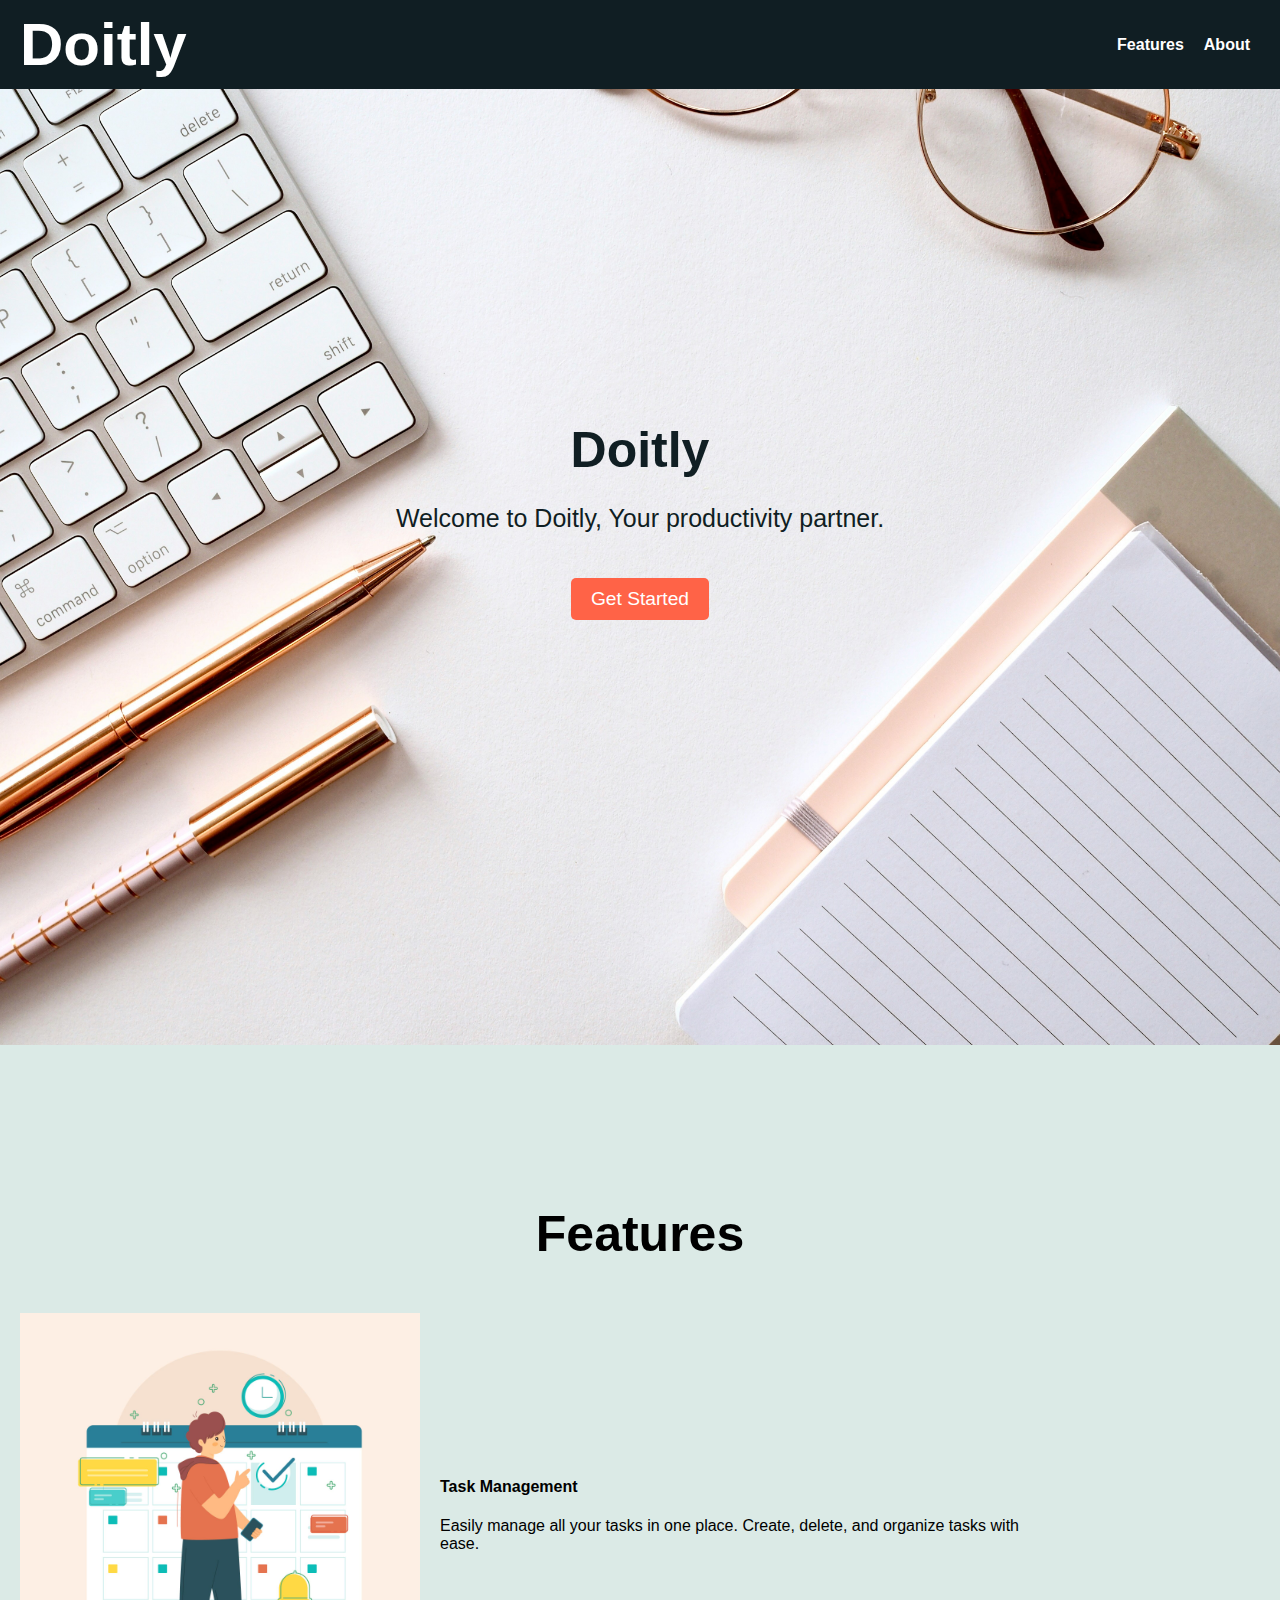
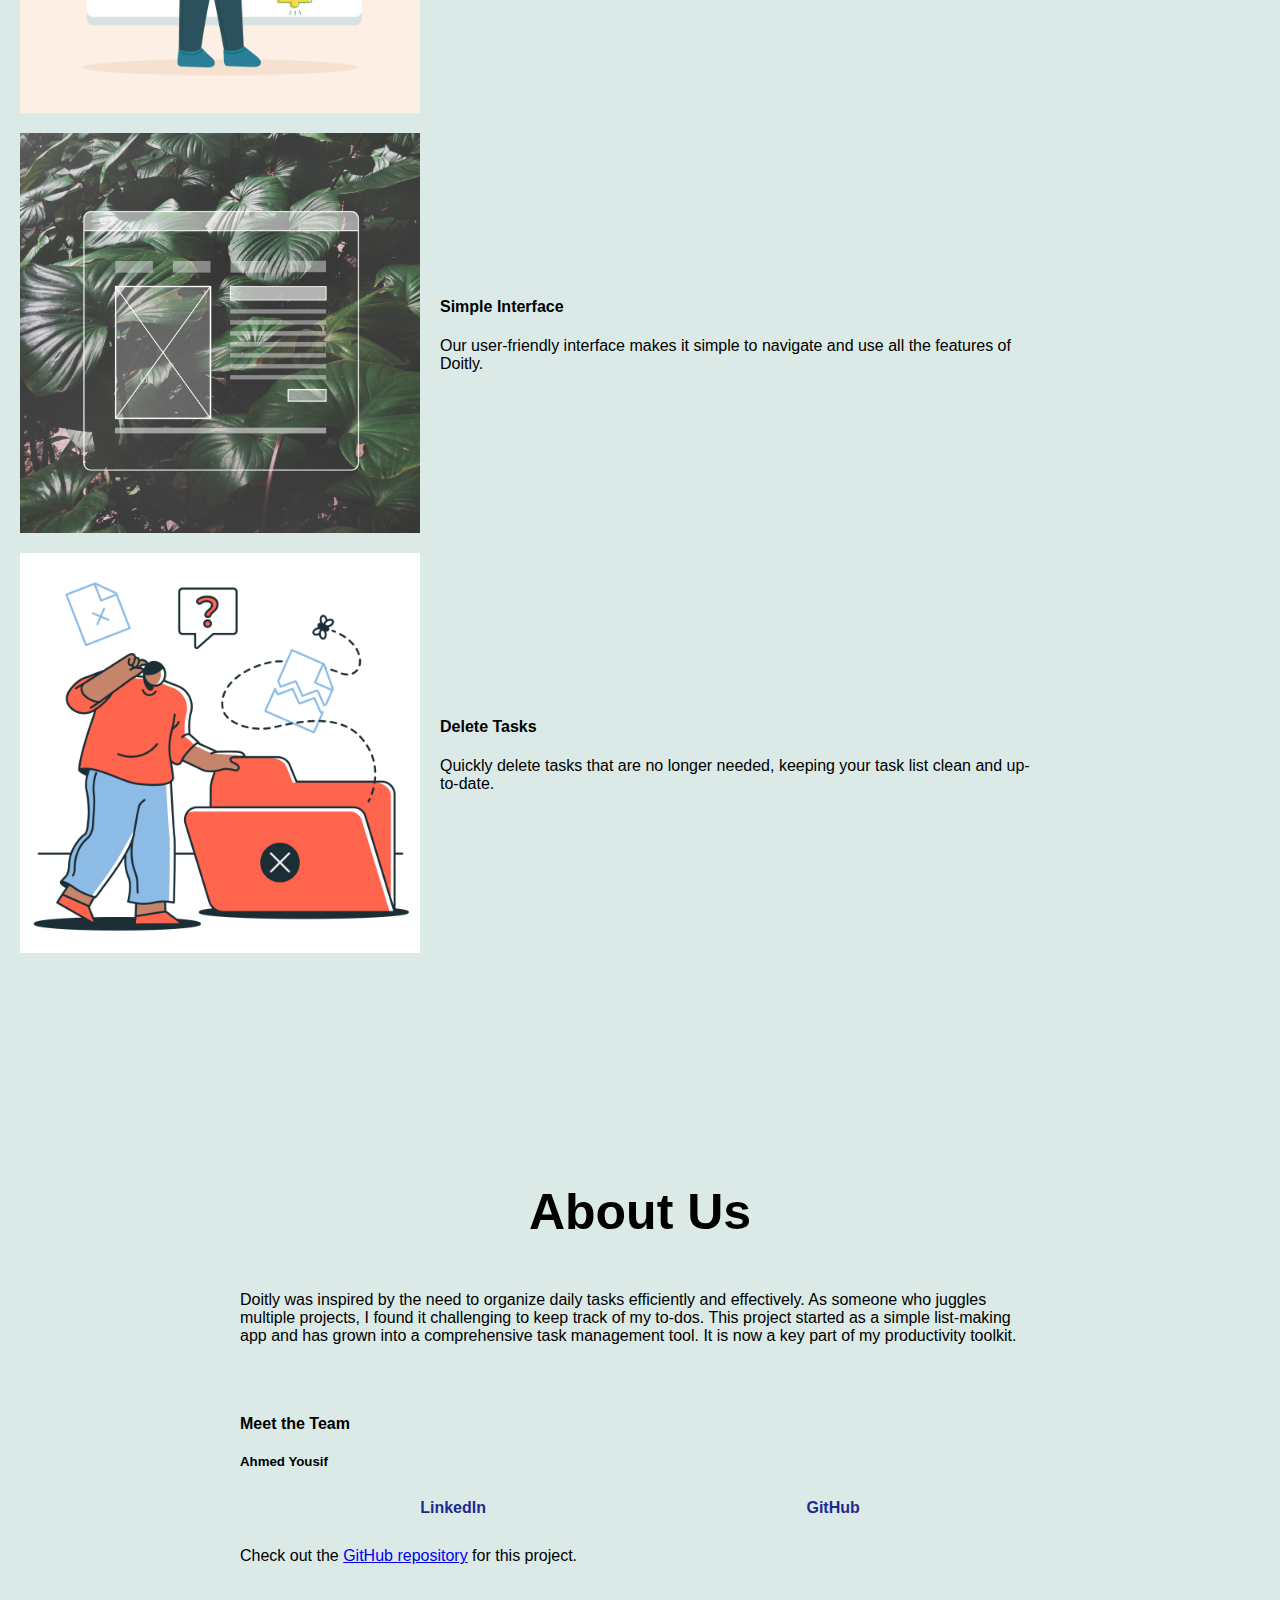
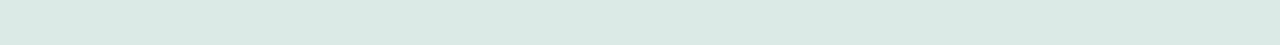
<file: index.html>
<!DOCTYPE html>
<head lang="en">
    <meta charset="UTF-8">
    <meta name="viewport" content="width=device-width, initial-scale=1.0">
    <title>Landing Page</title>
    <link rel="stylesheet" href="./assets/styles/landing.css">
</head>
<body>
    <header>
    <nav>
        <div class="logo">
            <h1>Doitly</h1>
        </div>
        <ul>
            <li><a href="#features">Features</a></li>
            <li><a href="#about">About</a></li>
        </ul>
    </nav>
    </header>
    <section id="hero">
        <div class="hero-content">
            <h2>Doitly</h2>
            <p>Welcome to Doitly, Your productivity partner.</p>
            <a href="./main.html" class="btn">Get Started</a>
        </div>
    </section>
    <section id="features">
        <h3>Features</h3>
        <div class="feature">
            <img id="img-1" src="./assets/pics/tasks management.jpg.jpg" alt="Task Management">
            <div class="feature-text">
                <h4>Task Management</h4>
                <p>Easily manage all your tasks in one place. Create, delete, and organize tasks with ease.</p>
            </div>
        </div>
        <div class="feature">
            <img id="img-2" src="./assets/pics/simple interface.jpg.jpg" alt="Simple Interface">
            <div class="feature-text">
                <h4>Simple Interface</h4>
                <p>Our user-friendly interface makes it simple to navigate and use all the features of Doitly.</p>
            </div>
        </div>
        <div class="feature">
            <img id="img-3" src="./assets/pics/delete tasks.jpg.jpg" alt="Delete Tasks">
            <div class="feature-text">
                <h4>Delete Tasks</h4>
                <p>Quickly delete tasks that are no longer needed, keeping your task list clean and up-to-date.</p>
            </div>
            </div>
    </section>
    <section id="about">
        <h3>About Us</h3>
        <div class="about-content">
            <p>Doitly was inspired by the need to organize daily tasks efficiently and effectively. As someone who juggles multiple projects, I found it challenging to keep track of my to-dos. This project started as a simple list-making app and has grown into a comprehensive task management tool. It is now a key part of my productivity toolkit.</p>
            <div class="team">
                <h4>Meet the Team</h4>
                <div class="team-member">
                    <h5>Ahmed Yousif</h5>
                    <ul>
                        <li><a href="https://www.linkedin.com/in/ahmed-yousif-808001265?trk=contact-info" target="_blank">LinkedIn</a></li>
                        <li><a href="https://github.com/AhmedYousif6" target="_blank">GitHub</a></li>
                    </ul>
                </div>
            </div>
            <p>Check out the <a href="https://github.com/AhmedYousif6/Doitly" target="_blank">GitHub repository</a> for this project.</p>
        </div>
    </section>
    <script src="./assets/scripts/landing.js"></script>
</body>
</file>
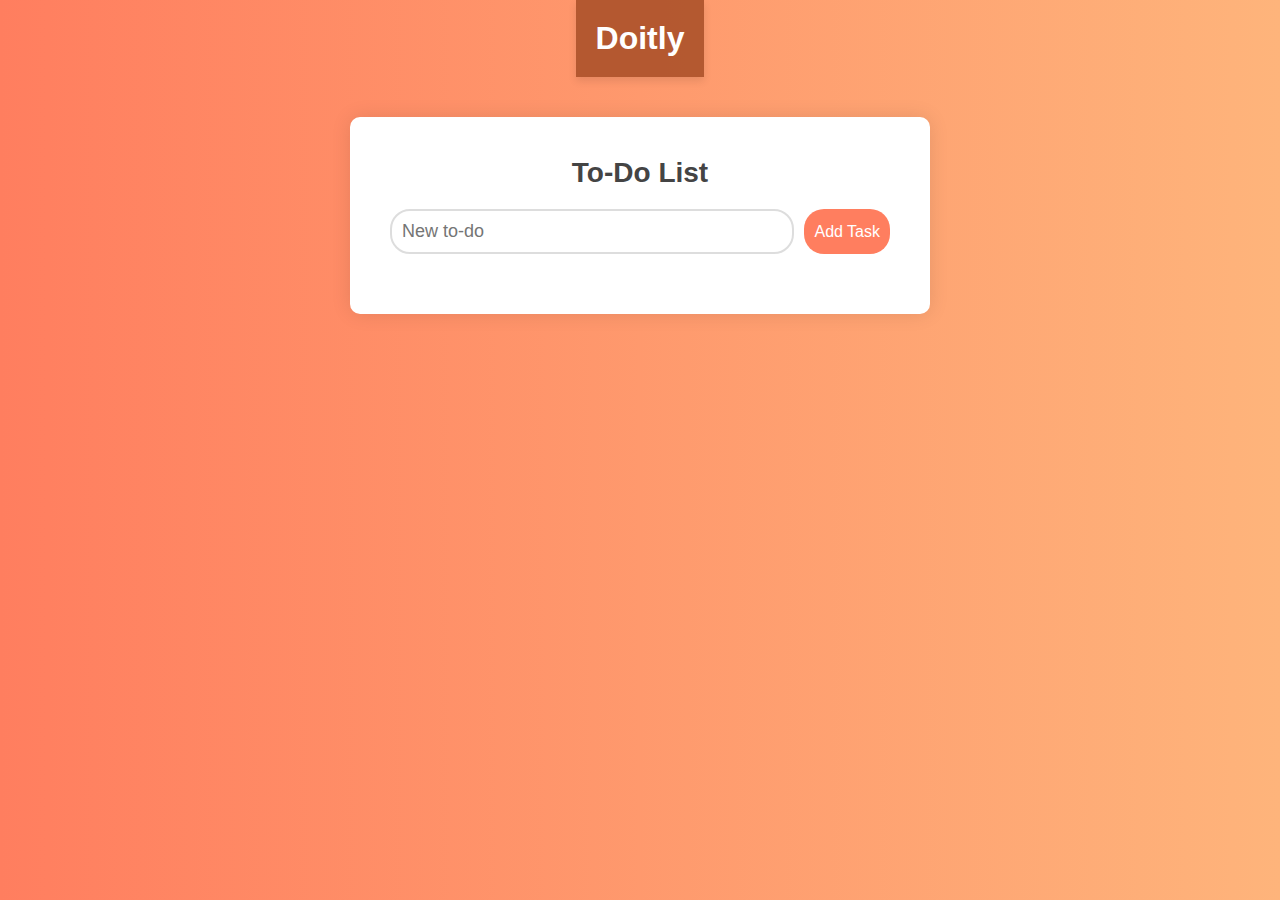
<file: main.html>
<!DOCTYPE html>
<html lang="en">
<head>
    <meta charset="UTF-8">
    <meta name="viewport" content="width=device-width, initial-scale=1.0">
    <title>Doitly</title>
    <link rel="stylesheet" href="./assets/styles/main.css">
</head>
<body>
    <header>Doitly</header>
    <div class="container">
        <h1>To-Do List</h1>
        <div class="form">
            <input type="text" class="input" placeholder="New to-do" required>
            <input type="submit" class="add" value="Add Task">
        </div>
        <div class="tasks"></div>
    </div>
    <script src="./assets/scripts/main.js"></script>
</body>
</html>
</file>
<file: assets/styles/landing.css>
body {
    font-family: Arial, sans-serif;
    margin: 0;
    padding: 0;
    box-sizing: border-box;
    background-color: hsla(164, 27%, 83%, 0.66);
}

header {
    background-color: hsl(196, 36%, 10%);
    color: #fff;
    padding: 10px 0;
    position: fixed;
    width: 100%;
    z-index: 1000;
    top: 0;
}

nav {
    display: flex;
    justify-content: space-between;
    align-items: center;
    padding: 0 20px;
}

nav .logo h1 {
    font-size: 60px;
    margin: 0;
    cursor: default;
}

nav ul {
    list-style: none;
    padding: 0;
    margin: 0;
    display: flex;
}

nav ul li {
    margin: 0 10px;
}

nav ul li a {
    color: #fff;
    text-decoration: none;
    font-weight: bold;
}

#hero {
    background: url('../pics/cover1.jpg') no-repeat center center/cover;
    margin-top: 45px;
    height: 100vh;
    display: flex;
    justify-content: center;
    align-items: center;
    color: #fff;
    text-align: center;
    padding-top: 50px;
}

.hero-content {
    max-width: 600px;
    color: hsl(196, 36%, 10%);
    margin-bottom: 50px;

}

.hero-content h2 {
    font-size: 50px;
    margin: 0;
}

.hero-content p {
    font-size: 25px;
}

.btn {
    background-color: #ff6347;
    color: #fff;
    padding: 10px 20px;
    border: none;
    border-radius: 5px;
    text-decoration: none;
    font-size: 1.2em;
    margin-top: 20px;
    display: inline-block;
}

section {
    text-align: center;
    padding: 50px 20px;
    margin-top: 60px;
}

h3 {
    font-size: 50px;
}

.feature {
    margin: 20px 0;
    display: flex;
    align-items: center;
}

.feature img {
    max-width: 400px;
    margin-right: 20px;
}

.feature-text {
    max-width: 600px;
    text-align: left;
}

.about-content {
    text-align: left;
    max-width: 800px;
    margin: 30px auto;
}

.team {
    margin-top: 70px;
}

.team-member {
    margin: 20px 0;
}

.team-member h5 {
    margin: 0 0 10px;
}

.team-member ul {
    display: flex;
    justify-content: space-around;
    list-style: none;
    padding: 0;
    margin: 20px;
}

.team-member ul li {
    margin: 10px 0;
}

.team-member ul li a {
    color: hsl(232, 68%, 34%);
    text-decoration: none;
    font-weight: bold;
}

.team-member ul li a:hover {
    text-decoration: underline;
}
</file>
<file: assets/styles/main.css>
body {
    display: flex;
    flex-direction: column;
    align-items: center;
    background-image: linear-gradient(to right, #ff7e5f, #feb47b);
    font-family: 'Segoe UI', Tahoma, Geneva, Verdana, sans-serif;
    margin: 0;
    padding: 0;
    height: 100vh;
    color: #333;
}

header {
    width: auto;
    padding: 20px;
    background-color: #a34922d0;
    color: #ffffff;
    font-weight: bold;
    text-align: center;
    font-size: 32px;
    cursor: default;
    box-shadow: 0 4px 8px rgba(0, 0, 0, 0.1);
}

.container {
    background: #fff;
    padding: 40px;
    border-radius: 10px;
    box-shadow: 0 0 20px rgba(0, 0, 0, 0.1);
    width: 500px;
    color: #333;
    margin-top: 40px;
    text-align: center;
}

h1 {
    margin-top: 0;
    margin-bottom: 20px;
    font-size: 28px;
    color: #444;
    cursor: default;
}

.form {
    display: flex;
    margin-bottom: 20px;
}

.input {
    flex: 1;
    padding: 10px;
    font-size: 18px;
    border: 2px solid #ddd;
    border-radius: 20px;
    margin-right: 10px;
    outline: none;
}

.input:focus {
    border-color: #ff7e5f;
}

.add {
    padding: 10px;
    font-size: 16px;
    background: #ff7e5f;
    color: #fff;
    border: none;
    border-radius: 20px;
    cursor: pointer;
    transition: background 0.3s;
}

.add:hover {
    background: #e7673c;
}

.tasks {
    text-align: left;
    cursor: default;
}

.task {
    display: flex;
    justify-content: space-between;
    padding: 15px;
    border: 1px solid #ddd;
    background-color: #f9f9f9;
    border-radius: 10px;
    color: #333;
    margin: 8px 0;
    box-shadow: 0 2px 4px rgba(0, 0, 0, 0.1);
    transition: background 0.3s;
}

.task:hover {
    background-color: #f1f1f1;
}

span {
    text-align: center;
    margin-left: 10px;
    font-size: 15px;
    font-weight: bold;
    padding: 2px 6px;
    background-color: #ff6b6b;
    border-radius: 4px;
    color: white;
    cursor: pointer;
    transition: background 0.3s;
}

span:hover {
    background-color: #e64b4b;
}
</file>
